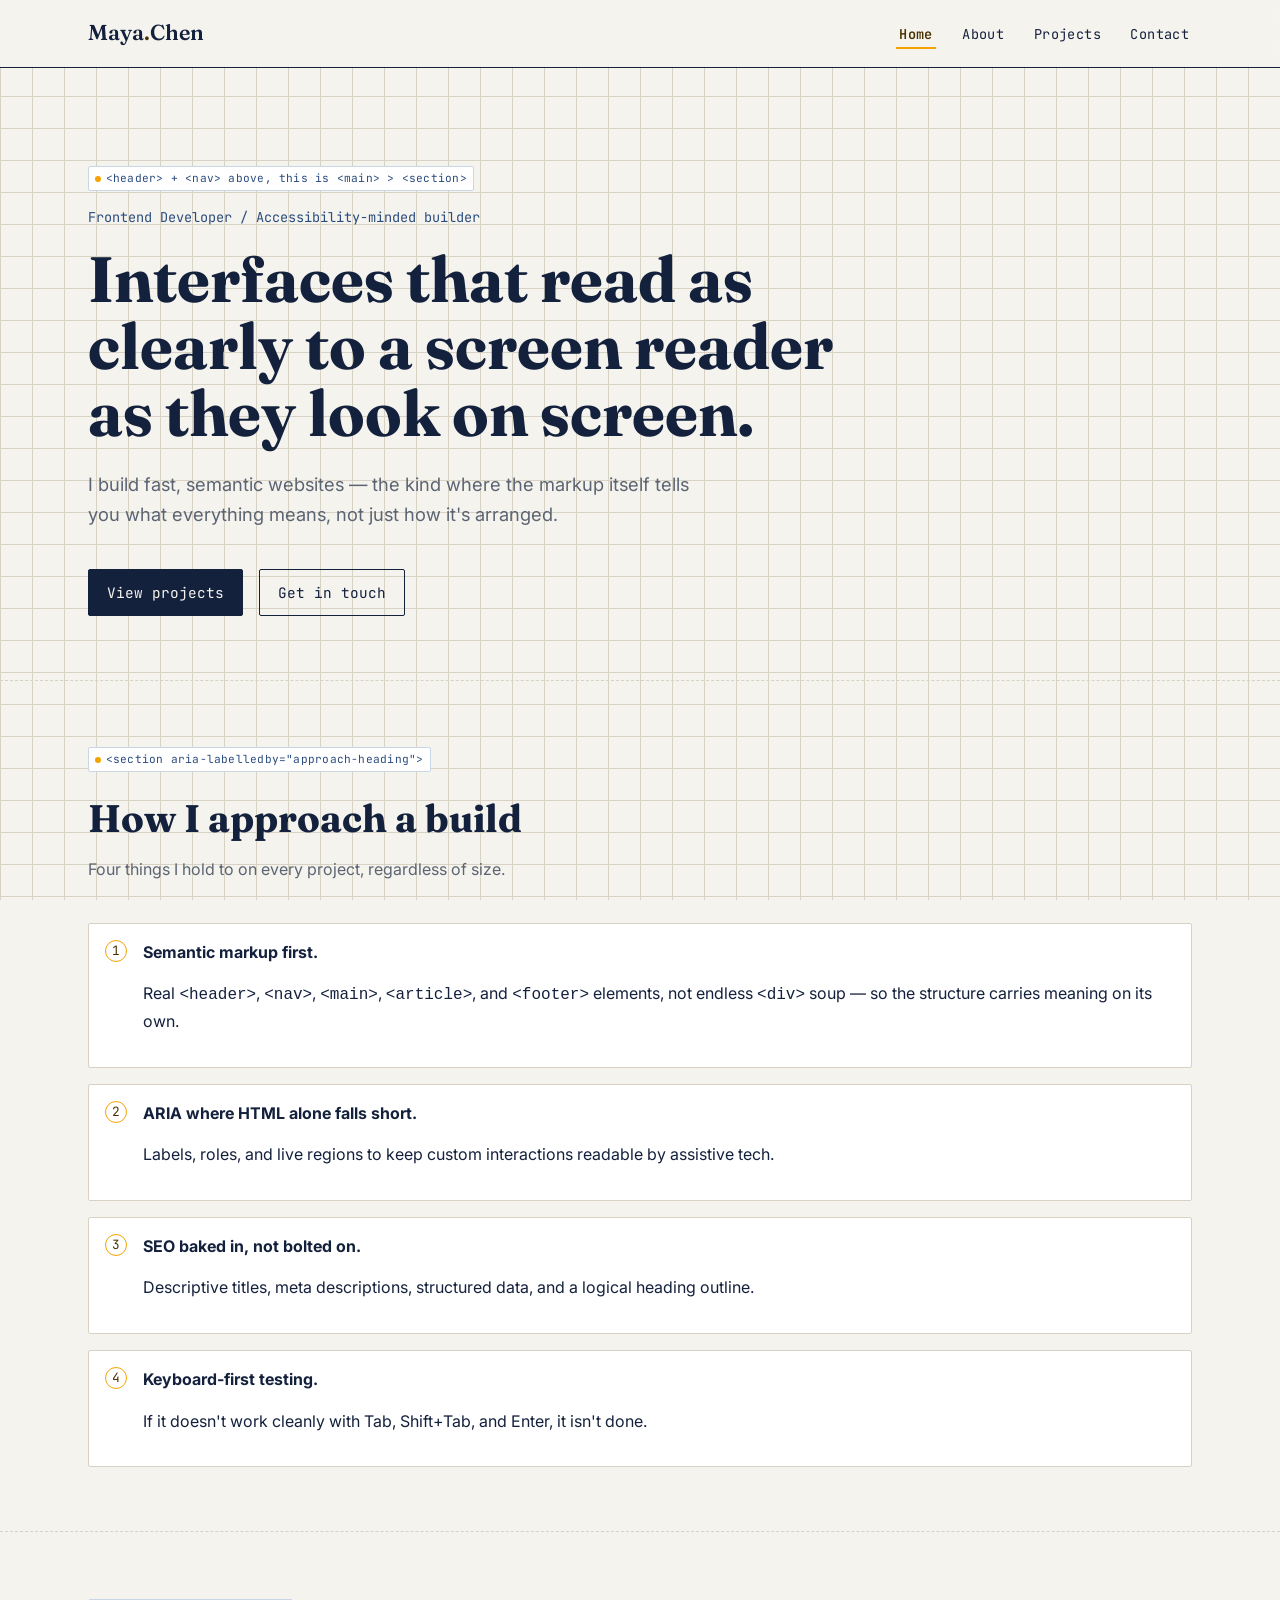
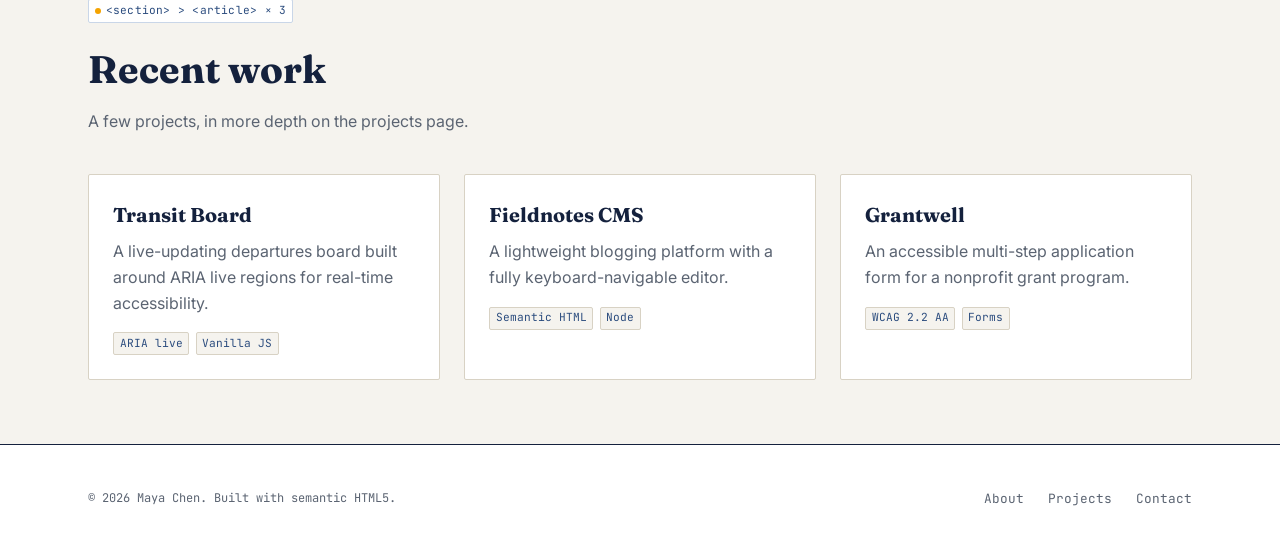
<file: index.html>
<!DOCTYPE html>
<html lang="en">
<head>
  <meta charset="UTF-8" />
  <meta name="viewport" content="width=device-width, initial-scale=1.0" />
  <title>Maya Chen — Frontend Developer Portfolio</title>
  <meta name="description" content="Maya Chen is a frontend developer specializing in accessible, semantic web experiences. Explore projects, background, and get in touch." />
  <meta name="author" content="Maya Chen" />
  <link rel="canonical" href="https://mayachen.dev/" />

  <!-- Open Graph / social preview -->
  <meta property="og:type" content="website" />
  <meta property="og:title" content="Maya Chen — Frontend Developer Portfolio" />
  <meta property="og:description" content="Accessible, semantic web experiences built with care. Browse projects and get in touch." />
  <meta property="og:url" content="https://mayachen.dev/" />
  <meta property="og:site_name" content="Maya Chen" />
  <meta name="twitter:card" content="summary_large_image" />
  <meta name="twitter:title" content="Maya Chen — Frontend Developer Portfolio" />
  <meta name="twitter:description" content="Accessible, semantic web experiences built with care." />

  <meta name="theme-color" content="#f5f3ee" />
  <link rel="icon" href="data:," />
  <link rel="preconnect" href="https://fonts.googleapis.com" />
  <link rel="preconnect" href="https://fonts.gstatic.com" crossorigin />
  <link href="https://fonts.googleapis.com/css2?family=Fraunces:wght@500;600;700&family=Inter:wght@400;500;600&family=JetBrains+Mono:wght@400;500&display=swap" rel="stylesheet" />
  <link rel="stylesheet" href="style.css" />

  <script type="application/ld+json">
  {
    "@context": "https://schema.org",
    "@type": "Person",
    "name": "Maya Chen",
    "jobTitle": "Frontend Developer",
    "url": "https://mayachen.dev/",
    "sameAs": ["https://github.com/mayachen", "https://linkedin.com/in/mayachen"]
  }
  </script>
</head>
<body>
  <a class="skip-link" href="#main-content">Skip to main content</a>

  <header class="site-header">
    <div class="wrap">
      <a class="brand" href="index.html">Maya<span>.</span>Chen</a>
      <button class="nav-toggle" type="button" aria-expanded="false" aria-controls="primary-nav">
        <span aria-hidden="true">☰</span> Menu
      </button>
      <nav class="primary-nav" id="primary-nav" aria-label="Primary">
        <ul>
          <li><a href="index.html" aria-current="page">Home</a></li>
          <li><a href="about.html">About</a></li>
          <li><a href="projects.html">Projects</a></li>
          <li><a href="contact.html">Contact</a></li>
        </ul>
      </nav>
    </div>
  </header>

  <main id="main-content">
    <section class="hero" aria-labelledby="hero-heading">
      <div class="wrap">
        <span class="tag-callout">&lt;header&gt; + &lt;nav&gt; above, this is &lt;main&gt;&nbsp;&gt;&nbsp;&lt;section&gt;</span>
        <p class="hero__eyebrow">Frontend Developer / Accessibility-minded builder</p>
        <h1 id="hero-heading">Interfaces that read as clearly to a screen reader as they look on screen.</h1>
        <p class="lede">I build fast, semantic websites — the kind where the markup itself tells you what everything means, not just how it's arranged.</p>
        <div class="hero__actions">
          <a class="btn btn-primary" href="projects.html">View projects</a>
          <a class="btn btn-ghost" href="contact.html">Get in touch</a>
        </div>
      </div>
    </section>

    <section class="section" aria-labelledby="approach-heading">
      <div class="wrap">
        <span class="tag-callout">&lt;section aria-labelledby="approach-heading"&gt;</span>
        <div class="section__head">
          <h2 id="approach-heading">How I approach a build</h2>
          <p>Four things I hold to on every project, regardless of size.</p>
        </div>
        <ol class="feature-list">
          <li>
            <span class="num" aria-hidden="true">1</span>
            <div>
              <strong>Semantic markup first.</strong>
              <p>Real <code>&lt;header&gt;</code>, <code>&lt;nav&gt;</code>, <code>&lt;main&gt;</code>, <code>&lt;article&gt;</code>, and <code>&lt;footer&gt;</code> elements, not endless <code>&lt;div&gt;</code> soup — so the structure carries meaning on its own.</p>
            </div>
          </li>
          <li>
            <span class="num" aria-hidden="true">2</span>
            <div>
              <strong>ARIA where HTML alone falls short.</strong>
              <p>Labels, roles, and live regions to keep custom interactions readable by assistive tech.</p>
            </div>
          </li>
          <li>
            <span class="num" aria-hidden="true">3</span>
            <div>
              <strong>SEO baked in, not bolted on.</strong>
              <p>Descriptive titles, meta descriptions, structured data, and a logical heading outline.</p>
            </div>
          </li>
          <li>
            <span class="num" aria-hidden="true">4</span>
            <div>
              <strong>Keyboard-first testing.</strong>
              <p>If it doesn't work cleanly with Tab, Shift+Tab, and Enter, it isn't done.</p>
            </div>
          </li>
        </ol>
      </div>
    </section>

    <section class="section" aria-labelledby="highlights-heading">
      <div class="wrap">
        <span class="tag-callout">&lt;section&gt; &gt; &lt;article&gt; × 3</span>
        <div class="section__head">
          <h2 id="highlights-heading">Recent work</h2>
          <p>A few projects, in more depth on the projects page.</p>
        </div>
        <div class="grid">
          <article class="card">
            <h3>Transit Board</h3>
            <p>A live-updating departures board built around ARIA live regions for real-time accessibility.</p>
            <ul class="card__meta">
              <li>ARIA live</li>
              <li>Vanilla JS</li>
            </ul>
          </article>
          <article class="card">
            <h3>Fieldnotes CMS</h3>
            <p>A lightweight blogging platform with a fully keyboard-navigable editor.</p>
            <ul class="card__meta">
              <li>Semantic HTML</li>
              <li>Node</li>
            </ul>
          </article>
          <article class="card">
            <h3>Grantwell</h3>
            <p>An accessible multi-step application form for a nonprofit grant program.</p>
            <ul class="card__meta">
              <li>WCAG 2.2 AA</li>
              <li>Forms</li>
            </ul>
          </article>
        </div>
      </div>
    </section>
  </main>

  <footer class="site-footer">
    <div class="wrap">
      <small>&copy; 2026 Maya Chen. Built with semantic HTML5.</small>
      <nav aria-label="Footer">
        <ul class="footer-links">
          <li><a href="about.html">About</a></li>
          <li><a href="projects.html">Projects</a></li>
          <li><a href="contact.html">Contact</a></li>
        </ul>
      </nav>
    </div>
  </footer>

  <script src="script.js"></script>
</body>
</html>
</file>
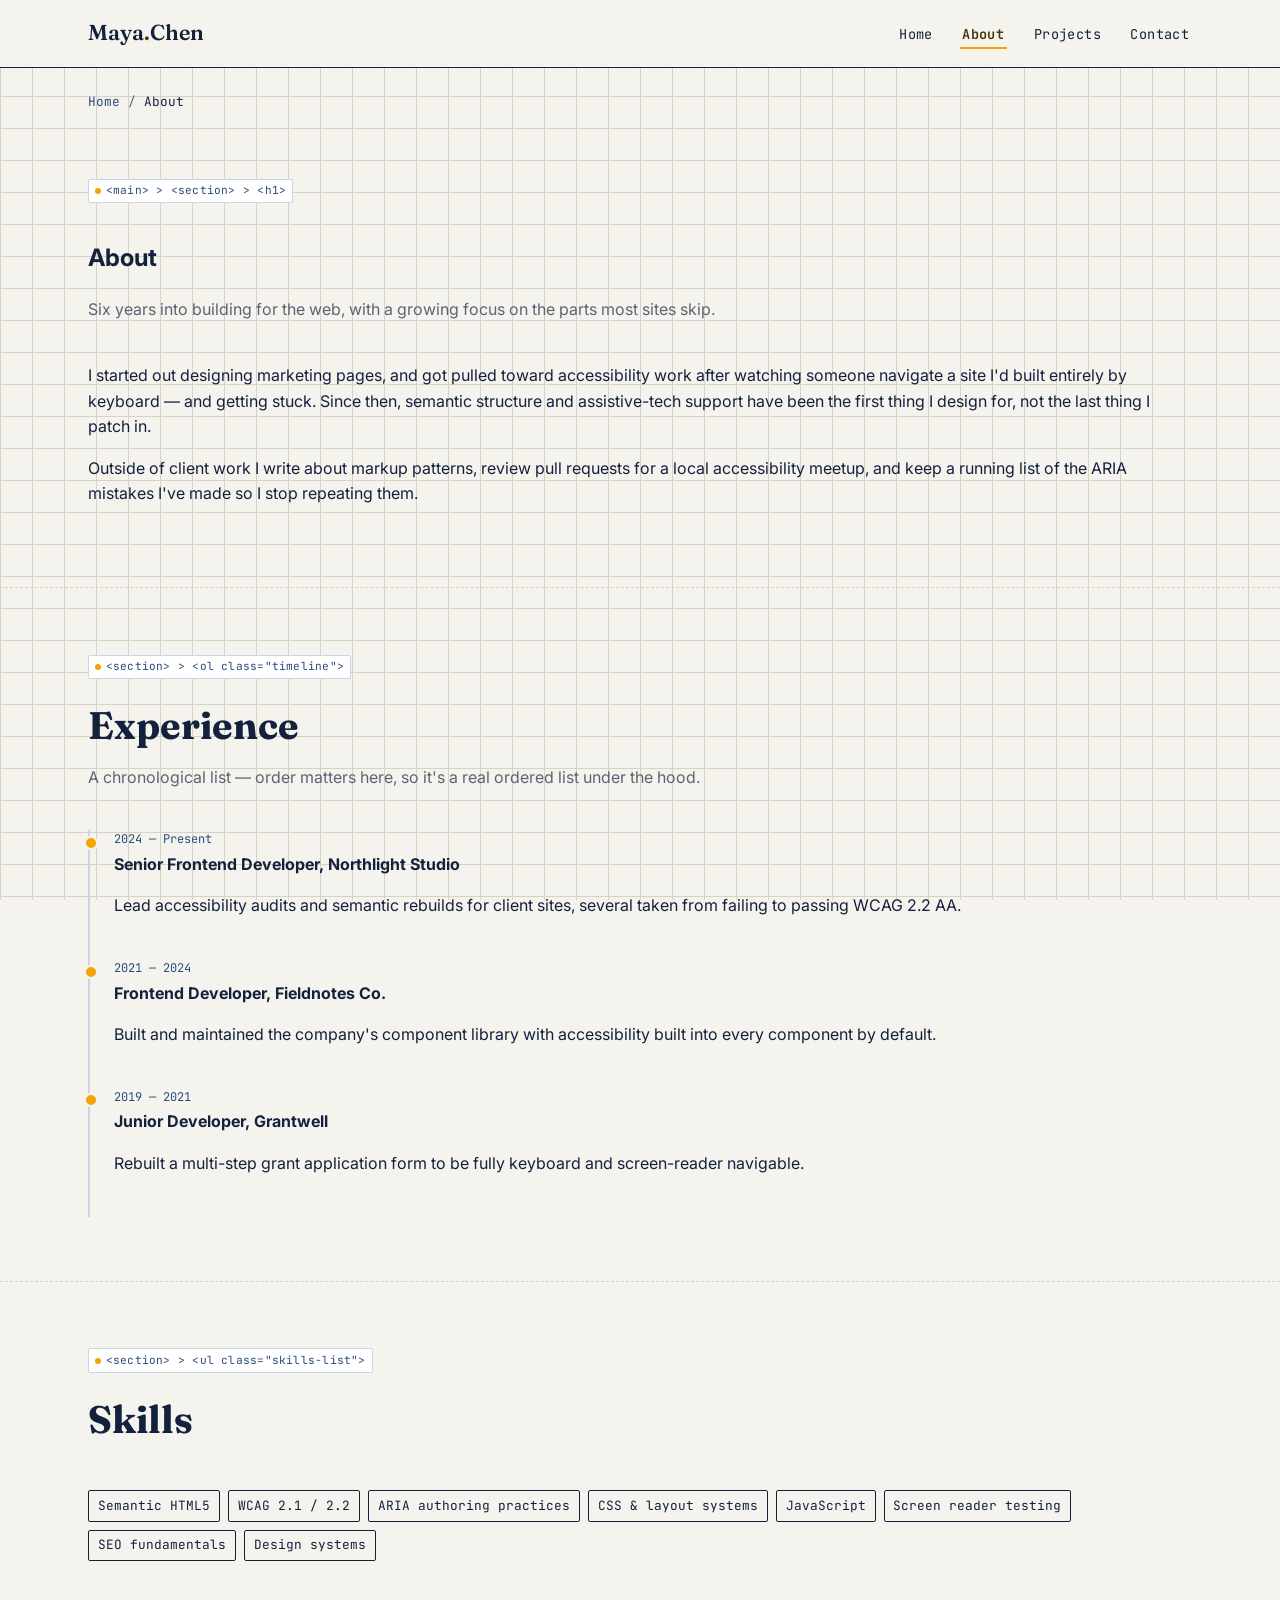
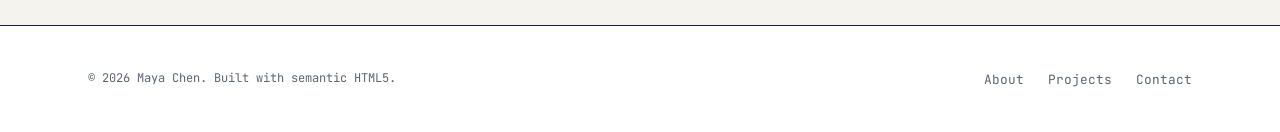
<file: about.html>
<!DOCTYPE html>
<html lang="en">
<head>
  <meta charset="UTF-8" />
  <meta name="viewport" content="width=device-width, initial-scale=1.0" />
  <title>About — Maya Chen</title>
  <meta name="description" content="Background, experience, and skills of Maya Chen, a frontend developer focused on accessible, semantic web development." />
  <link rel="canonical" href="https://mayachen.dev/about.html" />
  <meta property="og:type" content="profile" />
  <meta property="og:title" content="About — Maya Chen" />
  <meta property="og:description" content="Background, experience, and skills of Maya Chen, a frontend developer focused on accessibility." />
  <meta property="og:url" content="https://mayachen.dev/about.html" />
  <meta name="theme-color" content="#f5f3ee" />
  <link rel="icon" href="data:," />
  <link rel="preconnect" href="https://fonts.googleapis.com" />
  <link rel="preconnect" href="https://fonts.gstatic.com" crossorigin />
  <link href="https://fonts.googleapis.com/css2?family=Fraunces:wght@500;600;700&family=Inter:wght@400;500;600&family=JetBrains+Mono:wght@400;500&display=swap" rel="stylesheet" />
  <link rel="stylesheet" href="style.css" />
</head>
<body>
  <a class="skip-link" href="#main-content">Skip to main content</a>

  <header class="site-header">
    <div class="wrap">
      <a class="brand" href="index.html">Maya<span>.</span>Chen</a>
      <button class="nav-toggle" type="button" aria-expanded="false" aria-controls="primary-nav">
        <span aria-hidden="true">☰</span> Menu
      </button>
      <nav class="primary-nav" id="primary-nav" aria-label="Primary">
        <ul>
          <li><a href="index.html">Home</a></li>
          <li><a href="about.html" aria-current="page">About</a></li>
          <li><a href="projects.html">Projects</a></li>
          <li><a href="contact.html">Contact</a></li>
        </ul>
      </nav>
    </div>
  </header>

  <main id="main-content">
    <div class="wrap">
      <nav class="breadcrumb" aria-label="Breadcrumb">
        <a href="index.html">Home</a> / <span aria-current="page">About</span>
      </nav>
    </div>

    <section class="section" aria-labelledby="about-heading">
      <div class="wrap">
        <span class="tag-callout">&lt;main&gt; &gt; &lt;section&gt; &gt; &lt;h1&gt;</span>
        <div class="section__head">
          <h1 id="about-heading">About</h1>
          <p>Six years into building for the web, with a growing focus on the parts most sites skip.</p>
        </div>
        <p>I started out designing marketing pages, and got pulled toward accessibility work after watching someone navigate a site I'd built entirely by keyboard — and getting stuck. Since then, semantic structure and assistive-tech support have been the first thing I design for, not the last thing I patch in.</p>
        <p>Outside of client work I write about markup patterns, review pull requests for a local accessibility meetup, and keep a running list of the ARIA mistakes I've made so I stop repeating them.</p>
      </div>
    </section>

    <section class="section" aria-labelledby="experience-heading">
      <div class="wrap">
        <span class="tag-callout">&lt;section&gt; &gt; &lt;ol class="timeline"&gt;</span>
        <div class="section__head">
          <h2 id="experience-heading">Experience</h2>
          <p>A chronological list — order matters here, so it's a real ordered list under the hood.</p>
        </div>
        <ol class="timeline">
          <li>
            <time datetime="2024">2024 — Present</time>
            <strong>Senior Frontend Developer, Northlight Studio</strong>
            <p>Lead accessibility audits and semantic rebuilds for client sites, several taken from failing to passing WCAG 2.2 AA.</p>
          </li>
          <li>
            <time datetime="2021">2021 — 2024</time>
            <strong>Frontend Developer, Fieldnotes Co.</strong>
            <p>Built and maintained the company's component library with accessibility built into every component by default.</p>
          </li>
          <li>
            <time datetime="2019">2019 — 2021</time>
            <strong>Junior Developer, Grantwell</strong>
            <p>Rebuilt a multi-step grant application form to be fully keyboard and screen-reader navigable.</p>
          </li>
        </ol>
      </div>
    </section>

    <section class="section" aria-labelledby="skills-heading">
      <div class="wrap">
        <span class="tag-callout">&lt;section&gt; &gt; &lt;ul class="skills-list"&gt;</span>
        <div class="section__head">
          <h2 id="skills-heading">Skills</h2>
        </div>
        <ul class="skills-list">
          <li>Semantic HTML5</li>
          <li>WCAG 2.1 / 2.2</li>
          <li>ARIA authoring practices</li>
          <li>CSS &amp; layout systems</li>
          <li>JavaScript</li>
          <li>Screen reader testing</li>
          <li>SEO fundamentals</li>
          <li>Design systems</li>
        </ul>
      </div>
    </section>
  </main>

  <footer class="site-footer">
    <div class="wrap">
      <small>&copy; 2026 Maya Chen. Built with semantic HTML5.</small>
      <nav aria-label="Footer">
        <ul class="footer-links">
          <li><a href="about.html">About</a></li>
          <li><a href="projects.html">Projects</a></li>
          <li><a href="contact.html">Contact</a></li>
        </ul>
      </nav>
    </div>
  </footer>

  <script src="script.js"></script>
</body>
</html>
</file>
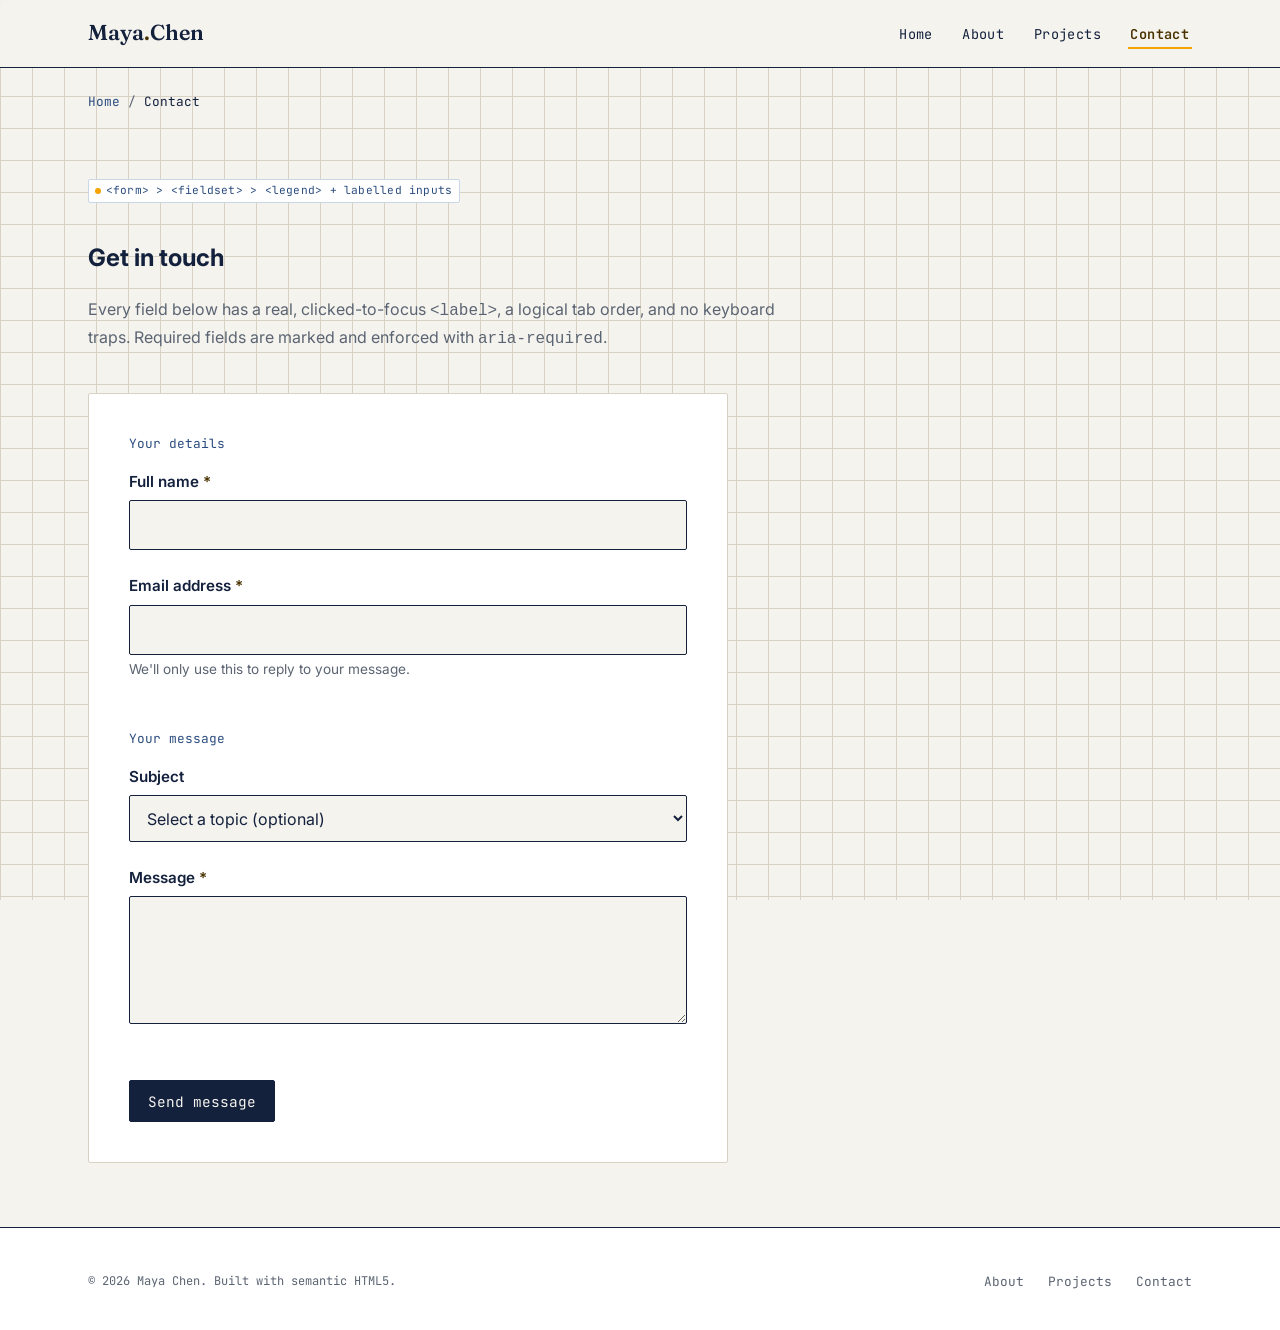
<file: contact.html>
<!DOCTYPE html>
<html lang="en">
<head>
  <meta charset="UTF-8" />
  <meta name="viewport" content="width=device-width, initial-scale=1.0" />
  <title>Contact — Maya Chen</title>
  <meta name="description" content="Get in touch with Maya Chen about frontend development or accessibility consulting work." />
  <link rel="canonical" href="https://mayachen.dev/contact.html" />
  <meta property="og:type" content="website" />
  <meta property="og:title" content="Contact — Maya Chen" />
  <meta property="og:description" content="Get in touch about frontend development or accessibility consulting work." />
  <meta property="og:url" content="https://mayachen.dev/contact.html" />
  <meta name="theme-color" content="#f5f3ee" />
  <link rel="icon" href="data:," />
  <link rel="preconnect" href="https://fonts.googleapis.com" />
  <link rel="preconnect" href="https://fonts.gstatic.com" crossorigin />
  <link href="https://fonts.googleapis.com/css2?family=Fraunces:wght@500;600;700&family=Inter:wght@400;500;600&family=JetBrains+Mono:wght@400;500&display=swap" rel="stylesheet" />
  <link rel="stylesheet" href="style.css" />
</head>
<body>
  <a class="skip-link" href="#main-content">Skip to main content</a>

  <header class="site-header">
    <div class="wrap">
      <a class="brand" href="index.html">Maya<span>.</span>Chen</a>
      <button class="nav-toggle" type="button" aria-expanded="false" aria-controls="primary-nav">
        <span aria-hidden="true">☰</span> Menu
      </button>
      <nav class="primary-nav" id="primary-nav" aria-label="Primary">
        <ul>
          <li><a href="index.html">Home</a></li>
          <li><a href="about.html">About</a></li>
          <li><a href="projects.html">Projects</a></li>
          <li><a href="contact.html" aria-current="page">Contact</a></li>
        </ul>
      </nav>
    </div>
  </header>

  <main id="main-content">
    <div class="wrap">
      <nav class="breadcrumb" aria-label="Breadcrumb">
        <a href="index.html">Home</a> / <span aria-current="page">Contact</span>
      </nav>
    </div>

    <section class="section" aria-labelledby="contact-heading">
      <div class="wrap">
        <span class="tag-callout">&lt;form&gt; &gt; &lt;fieldset&gt; &gt; &lt;legend&gt; + labelled inputs</span>
        <div class="section__head">
          <h1 id="contact-heading">Get in touch</h1>
          <p>Every field below has a real, clicked-to-focus <code>&lt;label&gt;</code>, a logical tab order, and no keyboard traps. Required fields are marked and enforced with <code>aria-required</code>.</p>
        </div>

        <div class="form-shell">
          <form id="contact-form" novalidate>
            <fieldset>
              <legend>Your details</legend>

              <div class="field" id="field-name">
                <label class="required" for="name">Full name</label>
                <input
                  type="text"
                  id="name"
                  name="name"
                  autocomplete="name"
                  aria-required="true"
                  aria-describedby="name-error"
                />
                <p class="error-msg" id="name-error" role="alert" hidden>Enter your full name.</p>
              </div>

              <div class="field" id="field-email">
                <label class="required" for="email">Email address</label>
                <input
                  type="email"
                  id="email"
                  name="email"
                  autocomplete="email"
                  inputmode="email"
                  aria-required="true"
                  aria-describedby="email-hint email-error"
                />
                <p class="hint" id="email-hint">We'll only use this to reply to your message.</p>
                <p class="error-msg" id="email-error" role="alert" hidden>Enter a valid email address.</p>
              </div>
            </fieldset>

            <fieldset>
              <legend>Your message</legend>

              <div class="field" id="field-subject">
                <label for="subject">Subject</label>
                <select id="subject" name="subject" autocomplete="off">
                  <option value="">Select a topic (optional)</option>
                  <option value="project">New project inquiry</option>
                  <option value="collab">Collaboration</option>
                  <option value="other">Something else</option>
                </select>
              </div>

              <div class="field" id="field-message">
                <label class="required" for="message">Message</label>
                <textarea
                  id="message"
                  name="message"
                  aria-required="true"
                  aria-describedby="message-error"
                ></textarea>
                <p class="error-msg" id="message-error" role="alert" hidden>Enter a message.</p>
              </div>
            </fieldset>

            <button class="btn btn-primary" type="submit">Send message</button>
            <p class="form-status" id="form-status" role="status" aria-live="polite"></p>
          </form>
        </div>
      </div>
    </section>
  </main>

  <footer class="site-footer">
    <div class="wrap">
      <small>&copy; 2026 Maya Chen. Built with semantic HTML5.</small>
      <nav aria-label="Footer">
        <ul class="footer-links">
          <li><a href="about.html">About</a></li>
          <li><a href="projects.html">Projects</a></li>
          <li><a href="contact.html">Contact</a></li>
        </ul>
      </nav>
    </div>
  </footer>

  <script src="script.js"></script>
</body>
</html>
</file>
<file: style.css>
/* ============================================================
   Design tokens — "Annotated Blueprint" system
   The whole point of this build is semantic structure, so the
   visual language literally labels each region with the real
   HTML tag that wraps it, like callouts on a technical drawing.
   ============================================================ */
:root {
  --paper: #f5f3ee;
  --surface: #ffffff;
  --ink: #14213d;
  --blueprint: #2b4c7e;
  --blueprint-soft: #c9d6e8;
  --signal: #f4a300;
  --signal-ink: #4a3200;
  --muted: #5b6472;
  --line: #d8d2c4;
  --focus: #1b6ef3;

  --font-display: "Fraunces", Georgia, serif;
  --font-body: "Inter", -apple-system, BlinkMacSystemFont, "Segoe UI", sans-serif;
  --font-mono: "JetBrains Mono", "SFMono-Regular", Menlo, monospace;

  --space-1: 0.5rem;
  --space-2: 1rem;
  --space-3: 1.5rem;
  --space-4: 2.5rem;
  --space-5: 4rem;
  --space-6: 6rem;

  --radius: 2px;
  --maxw: 72rem;
}

@media (prefers-reduced-motion: no-preference) {
  :root { --transition: 180ms ease; }
}
@media (prefers-reduced-motion: reduce) {
  :root { --transition: 0ms; }
  * { scroll-behavior: auto !important; }
}

* { box-sizing: border-box; }
html { scroll-behavior: smooth; }

body {
  margin: 0;
  background: var(--paper);
  background-image:
    linear-gradient(var(--line) 1px, transparent 1px),
    linear-gradient(90deg, var(--line) 1px, transparent 1px);
  background-size: 32px 32px;
  background-attachment: fixed;
  color: var(--ink);
  font-family: var(--font-body);
  font-size: 1rem;
  line-height: 1.6;
  -webkit-font-smoothing: antialiased;
}

img { max-width: 100%; display: block; }

a {
  color: var(--blueprint);
  text-decoration-thickness: 1px;
  text-underline-offset: 3px;
}
a:hover { color: var(--signal-ink); }

/* Visible, high-contrast focus ring everywhere — required for keyboard users */
:focus-visible {
  outline: 3px solid var(--focus);
  outline-offset: 3px;
  border-radius: 1px;
}

/* Skip link — first tab stop, hidden until focused */
.skip-link {
  position: absolute;
  left: -9999px;
  top: 0;
  background: var(--ink);
  color: #fff;
  padding: var(--space-1) var(--space-2);
  z-index: 100;
  font-family: var(--font-mono);
  font-size: 0.875rem;
}
.skip-link:focus {
  left: var(--space-2);
  top: var(--space-2);
}

/* Screen-reader-only utility */
.sr-only {
  position: absolute;
  width: 1px; height: 1px;
  padding: 0; margin: -1px;
  overflow: hidden;
  clip: rect(0,0,0,0);
  white-space: nowrap;
  border: 0;
}

.wrap {
  max-width: var(--maxw);
  margin-inline: auto;
  padding-inline: var(--space-3);
}

/* ---------- Tag annotation — the signature element ----------
   A small monospace chip that names the real semantic element
   wrapping a region, positioned like a blueprint callout. */
.tag-callout {
  display: inline-flex;
  align-items: center;
  gap: 0.4em;
  font-family: var(--font-mono);
  font-size: 0.7rem;
  letter-spacing: 0.02em;
  color: var(--blueprint);
  background: var(--surface);
  border: 1px solid var(--blueprint-soft);
  padding: 0.2em 0.55em;
  border-radius: var(--radius);
  margin-bottom: var(--space-2);
}
.tag-callout::before {
  content: "";
  width: 6px; height: 6px;
  background: var(--signal);
  border-radius: 50%;
  flex-shrink: 0;
}

/* ---------- Header / nav ---------- */
.site-header {
  border-bottom: 1px solid var(--ink);
  background: rgba(245, 243, 238, 0.92);
  backdrop-filter: blur(4px);
  position: sticky;
  top: 0;
  z-index: 50;
}
.site-header .wrap {
  display: flex;
  align-items: center;
  justify-content: space-between;
  padding-block: var(--space-2);
}
.brand {
  font-family: var(--font-display);
  font-weight: 600;
  font-size: 1.35rem;
  color: var(--ink);
  text-decoration: none;
}
.brand span { color: var(--signal-ink); }

.primary-nav ul {
  list-style: none;
  display: flex;
  gap: var(--space-3);
  margin: 0;
  padding: 0;
}
.primary-nav a {
  color: var(--ink);
  text-decoration: none;
  font-family: var(--font-mono);
  font-size: 0.85rem;
  letter-spacing: 0.03em;
  padding: 0.35em 0.2em;
  border-bottom: 2px solid transparent;
  transition: border-color var(--transition), color var(--transition);
}
.primary-nav a:hover { border-color: var(--signal); }
.primary-nav a[aria-current="page"] {
  color: var(--signal-ink);
  border-color: var(--signal);
  font-weight: 600;
}

.nav-toggle {
  display: none;
  background: none;
  border: 1px solid var(--ink);
  padding: 0.4em 0.6em;
  font-family: var(--font-mono);
  cursor: pointer;
}

@media (max-width: 42rem) {
  .nav-toggle { display: inline-flex; align-items: center; gap: 0.4em; }
  .primary-nav {
    position: absolute;
    inset-inline: 0;
    top: 100%;
    background: var(--paper);
    border-bottom: 1px solid var(--ink);
    display: none;
  }
  .primary-nav.is-open { display: block; }
  .primary-nav ul {
    flex-direction: column;
    gap: 0;
    padding: var(--space-2) var(--space-3) var(--space-3);
  }
  .primary-nav li { border-top: 1px dashed var(--line); }
  .primary-nav li:first-child { border-top: none; }
  .primary-nav a { display: block; padding: 0.75em 0.2em; }
}

/* ---------- Hero ---------- */
.hero {
  padding-block: var(--space-6) var(--space-5);
  border-bottom: 1px dashed var(--line);
}
.hero__eyebrow {
  font-family: var(--font-mono);
  font-size: 0.85rem;
  color: var(--blueprint);
  margin: 0 0 var(--space-2);
}
.hero h1 {
  font-family: var(--font-display);
  font-size: clamp(2.5rem, 5vw, 4.25rem);
  line-height: 1.05;
  margin: 0 0 var(--space-3);
  max-width: 18ch;
}
.hero p.lede {
  max-width: 52ch;
  font-size: 1.15rem;
  color: var(--muted);
  margin: 0 0 var(--space-4);
}
.hero__actions { display: flex; gap: var(--space-2); flex-wrap: wrap; }

.btn {
  display: inline-flex;
  align-items: center;
  gap: 0.5em;
  font-family: var(--font-mono);
  font-size: 0.9rem;
  padding: 0.75em 1.25em;
  border-radius: var(--radius);
  text-decoration: none;
  border: 1px solid var(--ink);
  cursor: pointer;
  transition: transform var(--transition), background var(--transition), color var(--transition);
}
.btn-primary { background: var(--ink); color: var(--paper); }
.btn-primary:hover { background: var(--signal-ink); color: #fff; transform: translateY(-1px); }
.btn-ghost { background: transparent; color: var(--ink); }
.btn-ghost:hover { background: var(--surface); transform: translateY(-1px); }

/* ---------- Section shell ---------- */
.section { padding-block: var(--space-5); border-bottom: 1px dashed var(--line); }
.section:last-of-type { border-bottom: none; }
.section__head { max-width: 44rem; margin-bottom: var(--space-4); }
.section__head h2 {
  font-family: var(--font-display);
  font-size: clamp(1.75rem, 3vw, 2.5rem);
  margin: 0 0 var(--space-1);
}
.section__head p { color: var(--muted); margin: 0; }

/* ---------- Cards / grid ---------- */
.grid {
  display: grid;
  gap: var(--space-3);
  grid-template-columns: repeat(auto-fit, minmax(15rem, 1fr));
}
.card {
  background: var(--surface);
  border: 1px solid var(--line);
  border-radius: var(--radius);
  padding: var(--space-3);
}
.card h3 {
  font-family: var(--font-display);
  font-size: 1.25rem;
  margin: 0 0 var(--space-1);
}
.card p { color: var(--muted); margin: 0 0 var(--space-2); }
.card__meta {
  display: flex;
  flex-wrap: wrap;
  gap: 0.4em;
  list-style: none;
  padding: 0;
  margin: 0;
}
.card__meta li {
  font-family: var(--font-mono);
  font-size: 0.7rem;
  background: var(--paper);
  border: 1px solid var(--line);
  padding: 0.15em 0.5em;
  border-radius: var(--radius);
  color: var(--blueprint);
}

/* ---------- Feature list ---------- */
.feature-list { list-style: none; padding: 0; margin: 0; display: grid; gap: var(--space-2); }
.feature-list li {
  display: flex;
  gap: var(--space-2);
  align-items: flex-start;
  padding: var(--space-2);
  background: var(--surface);
  border: 1px solid var(--line);
  border-radius: var(--radius);
}
.feature-list .num {
  font-family: var(--font-mono);
  color: var(--signal-ink);
  font-size: 0.8rem;
  border: 1px solid var(--signal);
  border-radius: 50%;
  width: 1.75em; height: 1.75em;
  display: flex; align-items: center; justify-content: center;
  flex-shrink: 0;
}

/* ---------- Footer ---------- */
.site-footer {
  border-top: 1px solid var(--ink);
  background: var(--surface);
  padding-block: var(--space-4);
}
.site-footer .wrap {
  display: flex;
  flex-wrap: wrap;
  gap: var(--space-2);
  justify-content: space-between;
  align-items: center;
}
.footer-links { list-style: none; display: flex; gap: var(--space-3); padding: 0; margin: 0; }
.footer-links a { color: var(--muted); text-decoration: none; font-family: var(--font-mono); font-size: 0.8rem; }
.footer-links a:hover { color: var(--ink); }
.site-footer small { color: var(--muted); font-family: var(--font-mono); font-size: 0.75rem; }

/* ---------- Forms (contact page) ---------- */
.form-shell {
  background: var(--surface);
  border: 1px solid var(--line);
  border-radius: var(--radius);
  padding: var(--space-4);
  max-width: 40rem;
}
fieldset { border: none; padding: 0; margin: 0 0 var(--space-3); }
legend {
  font-family: var(--font-mono);
  font-size: 0.8rem;
  color: var(--blueprint);
  padding: 0 0 var(--space-2);
}
.field { margin-bottom: var(--space-3); }
.field label {
  display: block;
  font-weight: 600;
  margin-bottom: 0.4em;
  font-size: 0.95rem;
}
.field .hint { color: var(--muted); font-size: 0.85rem; margin: 0.3em 0 0; }
.field input,
.field textarea,
.field select {
  width: 100%;
  font: inherit;
  padding: 0.7em 0.8em;
  border: 1px solid var(--ink);
  border-radius: var(--radius);
  background: var(--paper);
  color: var(--ink);
}
.field input:focus,
.field textarea:focus,
.field select:focus {
  outline: 3px solid var(--focus);
  outline-offset: 1px;
}
.field textarea { resize: vertical; min-height: 8rem; }
.required::after {
  content: " *";
  color: var(--signal-ink);
}
.field[data-invalid="true"] input,
.field[data-invalid="true"] textarea {
  border-color: #b3261e;
}
.error-msg {
  color: #b3261e;
  font-size: 0.85rem;
  margin: 0.4em 0 0;
  font-family: var(--font-mono);
}
.form-status {
  padding: var(--space-2);
  border-radius: var(--radius);
  font-family: var(--font-mono);
  font-size: 0.9rem;
  margin-top: var(--space-2);
}
.form-status[data-state="success"] { background: #e7f4ec; border: 1px solid #2f7a45; color: #1f5030; }
.form-status[data-state="error"] { background: #fbe9e7; border: 1px solid #b3261e; color: #7a1a13; }
.form-status:empty { display: none; }

/* ---------- Utility page bits ---------- */
.breadcrumb {
  font-family: var(--font-mono);
  font-size: 0.8rem;
  color: var(--muted);
  margin-block: var(--space-3) 0;
}
.breadcrumb a { color: var(--blueprint); text-decoration: none; }
.breadcrumb [aria-current="page"] { color: var(--ink); }

.timeline { list-style: none; padding: 0; margin: 0; border-left: 2px solid var(--blueprint-soft); }
.timeline li { position: relative; padding: 0 0 var(--space-3) var(--space-3); }
.timeline li::before {
  content: "";
  position: absolute;
  left: -6px; top: 0.35em;
  width: 10px; height: 10px;
  border-radius: 50%;
  background: var(--signal);
  border: 2px solid var(--paper);
}
.timeline time {
  display: block;
  font-family: var(--font-mono);
  font-size: 0.75rem;
  color: var(--blueprint);
  margin-bottom: 0.2em;
}

.skills-list { list-style: none; display: flex; flex-wrap: wrap; gap: 0.5em; padding: 0; margin: 0; }
.skills-list li {
  font-family: var(--font-mono);
  font-size: 0.8rem;
  border: 1px solid var(--ink);
  border-radius: var(--radius);
  padding: 0.35em 0.7em;
}
</file>
